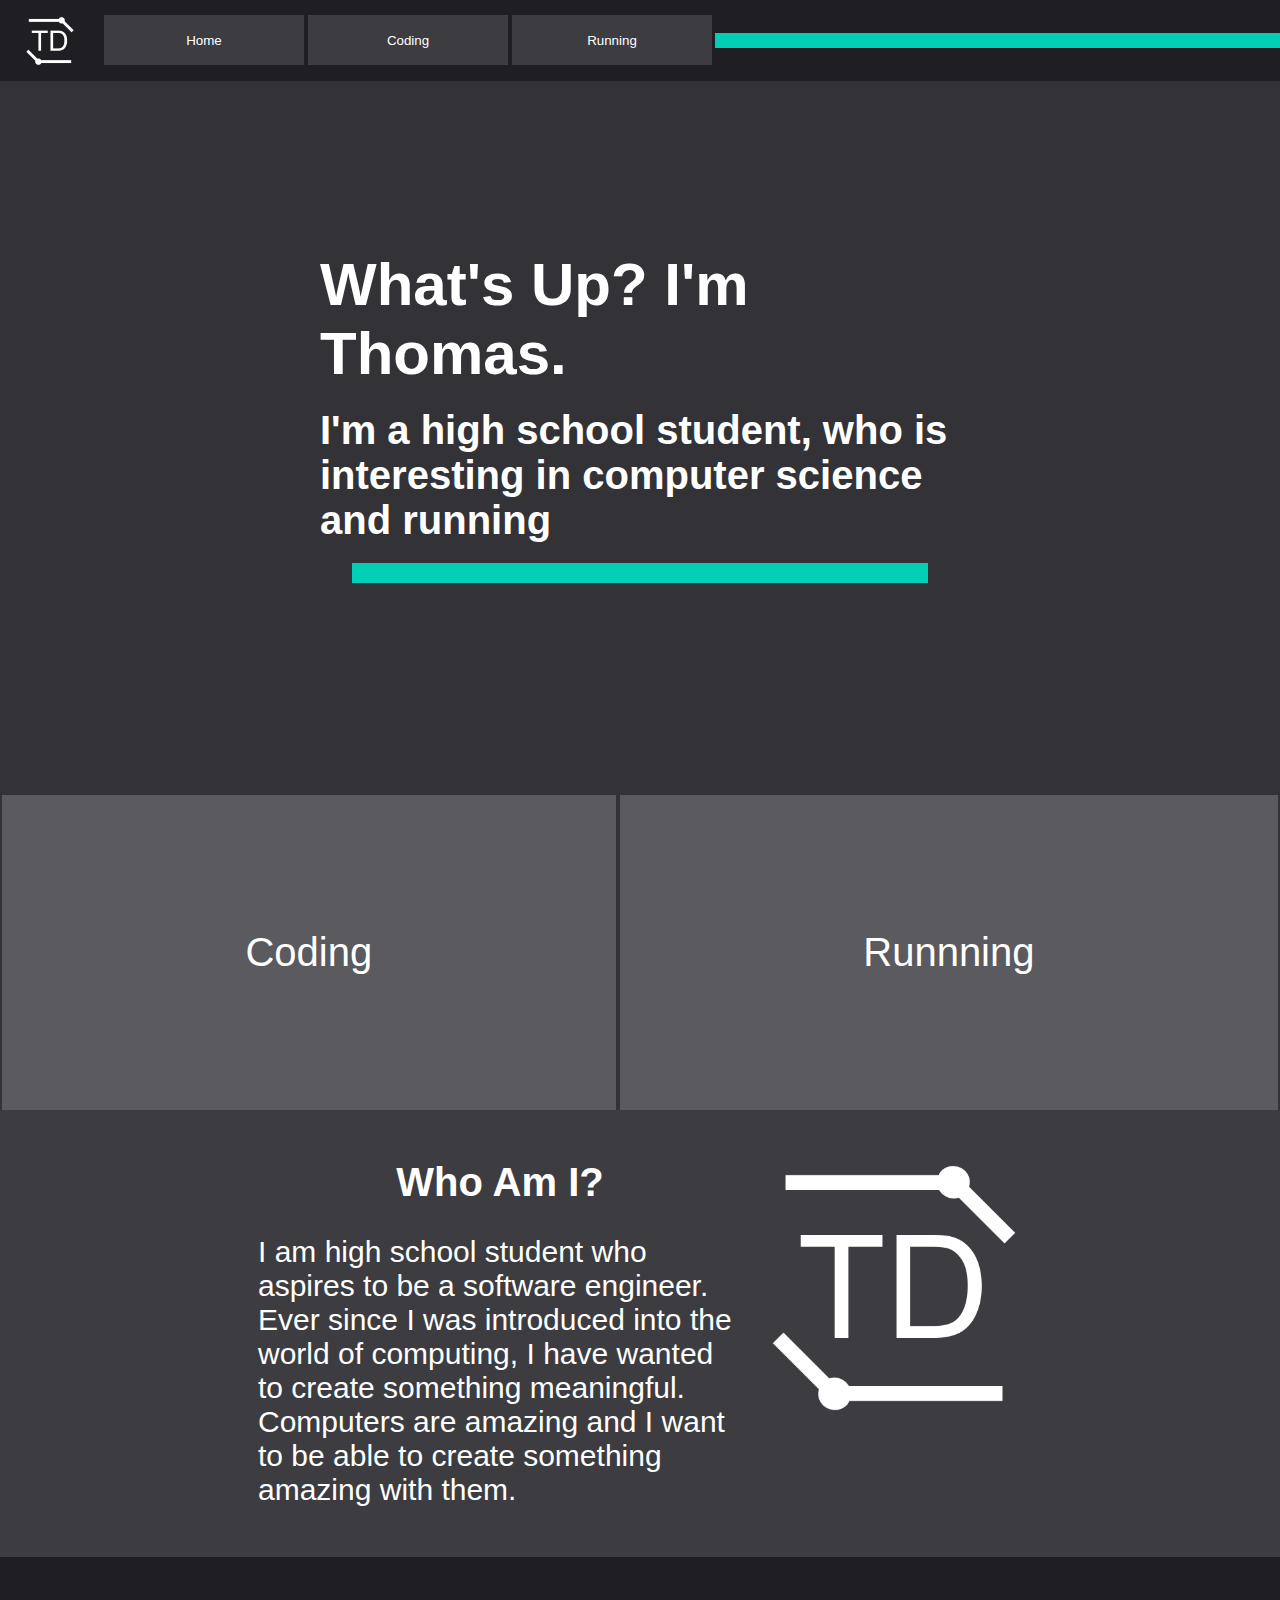
<file: PersonalWebsite/index.html>
<!DOCTYPE html>
<html>
    <head>
        <meta charset="UTF-8">
        <title>Thomas Damiani</title>
        <link rel="stylesheet" href="style.css">
    </head>

    <body id="body">
        <script src="script.js"></script>
        <div class="headerContainer">
            <span style="display: table-cell; min-width: 715px;">
                <img class="headerImage" src="img/Logo2.png">
                <button class="headerButton" onclick="changePage('index.html')">Home</button>
                <button class="headerButton" onclick="changePage('coding.html')">Coding</button>
                <button class="headerButton" onclick="changePage('running.html')">Running</button>    
            </span>
            <span style="display: table-cell; width: 100%;">
                <img src="img/blueBlock.png" id="headerLine">
            </span>
        </div>
        <div class="title">
            <h1 class="titleText big">What's Up? I'm Thomas.</h1>
            <h2 class="titleText small">I'm a high school student, who is interesting in computer science and running</h2>
            <img src="img/blueBlock.png" style="height: 20px; width: 45vw">
            <div class="links">
            </div>
        </div>
        <div id="gridDiv">
            <span class="gridContainer first">
                <button class="mainButton" onclick="changePage('coding.html')">Coding</button>
            </span>
            <span class="gridContainer second">
                <button class="mainButton" onclick="changePage('running.html')">Runnning</button>
            </span>
        </div>
        <div id="gridDiv" class="tile animated">
            <span class="gridContainer first">
                <h1 class="tileTitle">Who Am I?</h1>
                <p class="tileText">
                    I am high school student who aspires to be a software engineer. 
                    Ever since I was introduced into the world of computing, I have 
                    wanted to create something meaningful. Computers are amazing
                    and I want to be able to create something amazing with them.
                </p>    
            </span>
            <span  class="gridContainer second">
                <img src="img/Logo2.png" class="gridImage">
            </span>
        </div>
        <div class="footer">

        </div>
    </body>
</html>
</file>
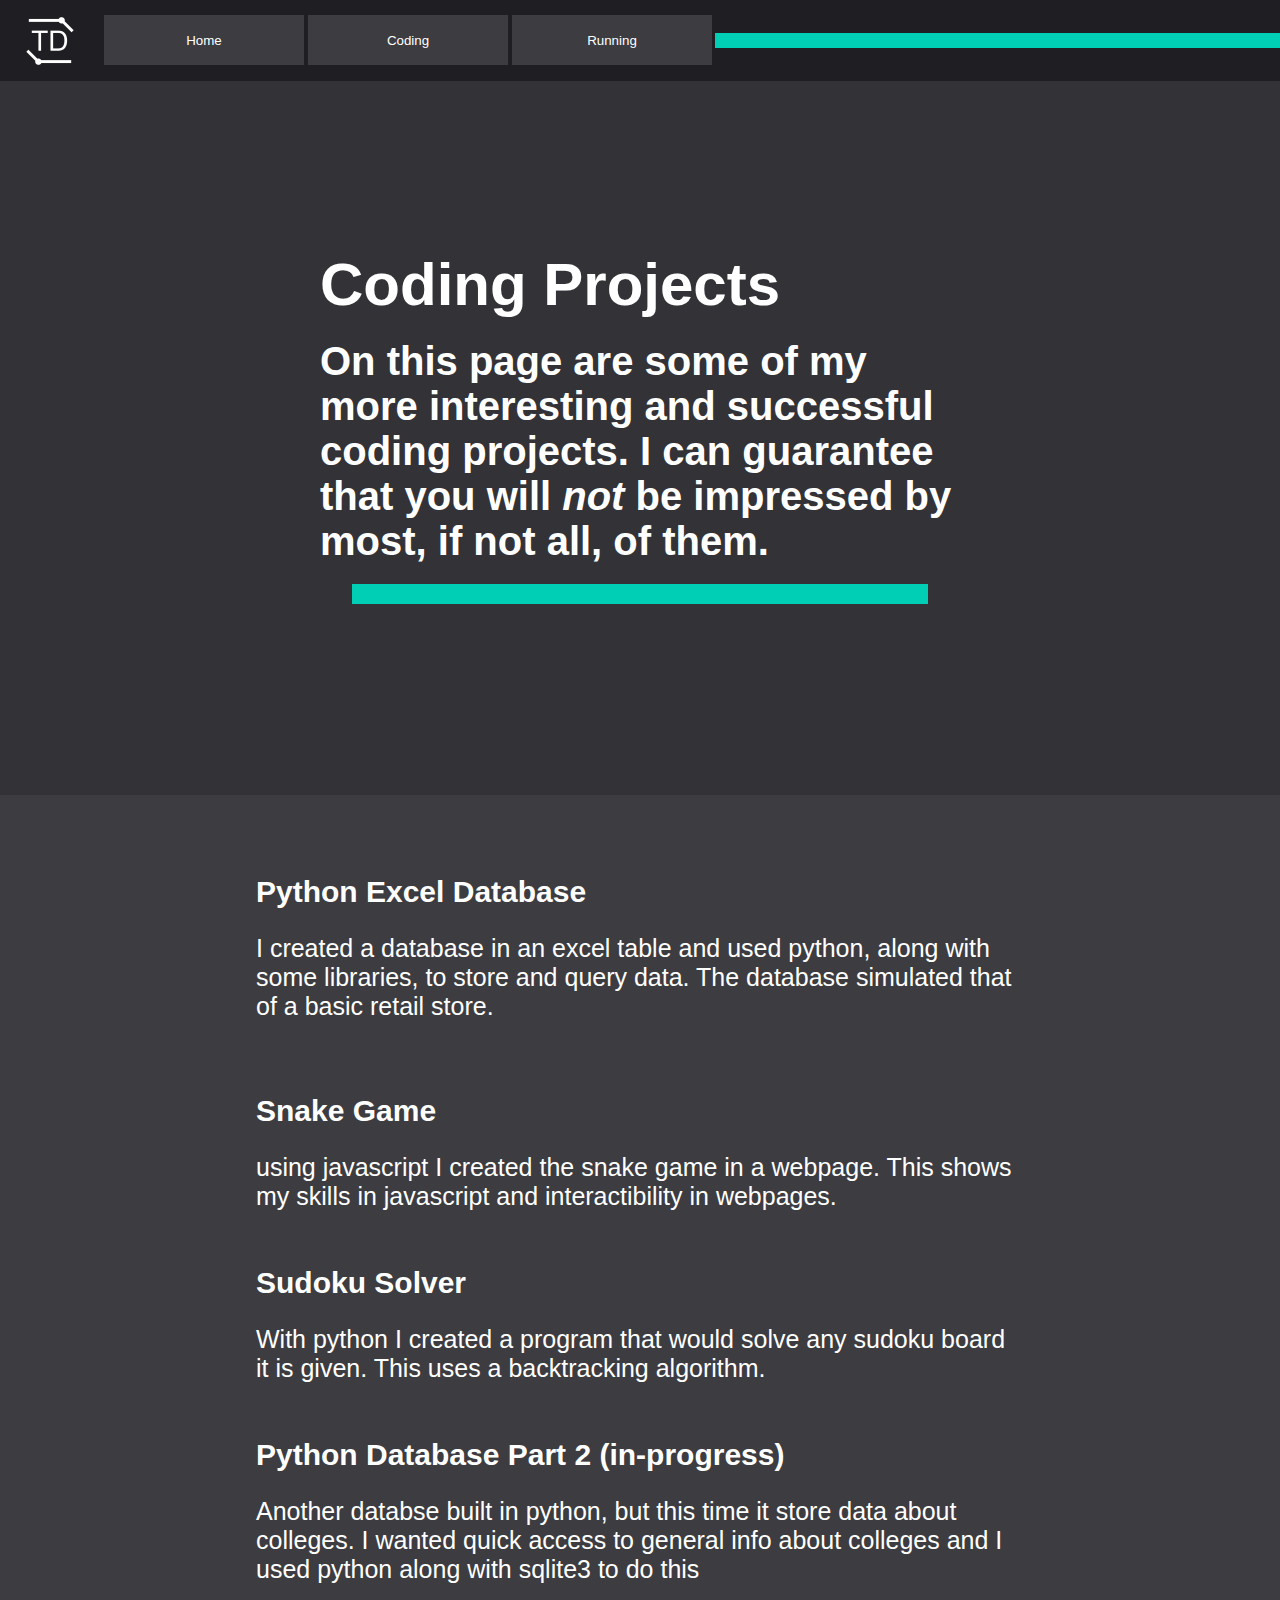
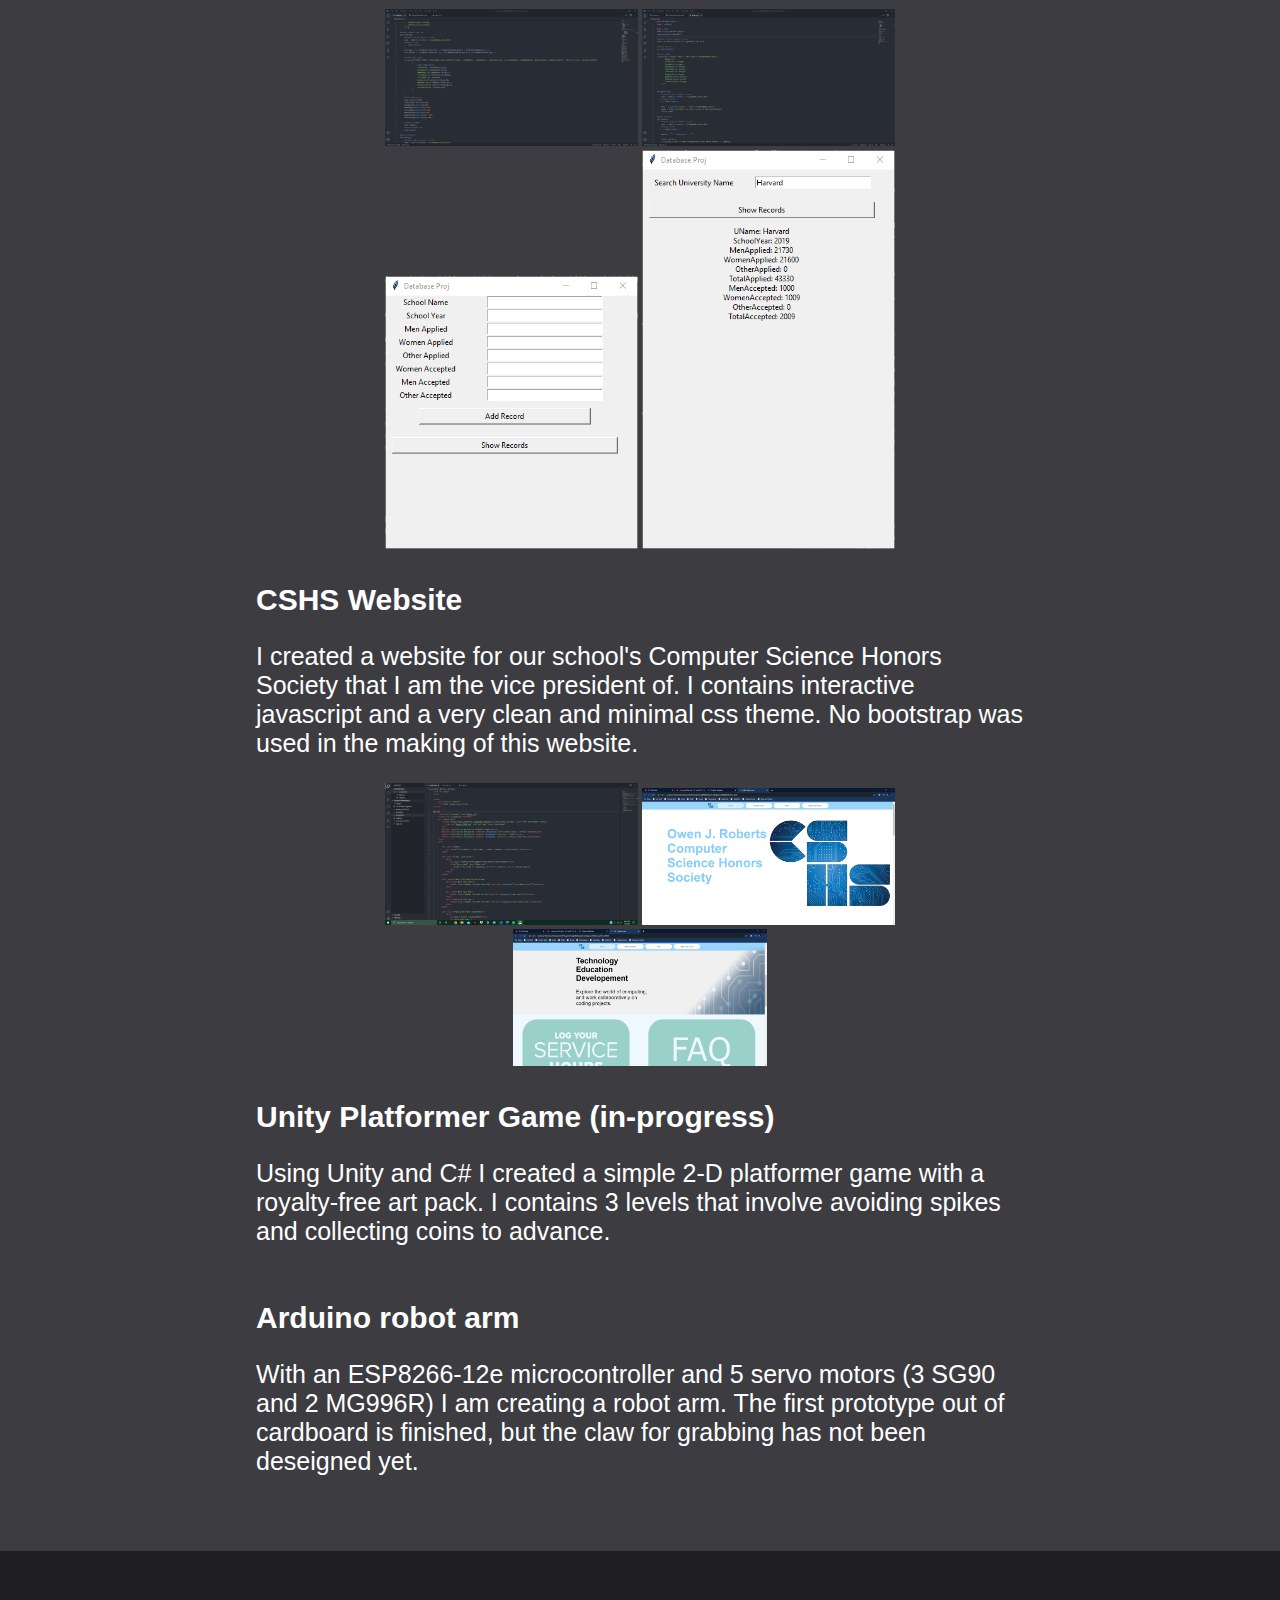
<file: PersonalWebsite/coding.html>
<!DOCTYPE html>
<html>

<head>
    <meta charset="UTF-8">
    <title>Thomas Damiani</title>
    <link rel="stylesheet" href="style.css">
</head>

<body id="body">
    <script src="script.js"></script>
    <div class="headerContainer">
        <span style="display: table-cell; min-width: 715px;">
                <img class="headerImage" src="img/Logo2.png">
                <button class="headerButton" onclick="changePage('index.html')">Home</button>
                <button class="headerButton" onclick="changePage('coding.html')">Coding</button>
                <button class="headerButton" onclick="changePage('running.html')">Running</button>    
            </span>
        <span style="display: table-cell; width: 100%;">
                <img src="img/blueBlock.png" id="headerLine">
            </span>
    </div>
    <div class="title">
        <h1 class="titleText big">Coding Projects</h1>
        <h2 class="titleText small">On this page are some of my more interesting and successful coding projects. I can guarantee that you will <i>not</i> be impressed by most, if not all, of them.</h2>
        <img src="img/blueBlock.png" style="height: 20px; width: 45vw">
        <div class="links">
        </div>
    </div>
    <div class="tile">
        <h1 class="tileText">Python Excel Database</h1>
        <p class="projectText"> I created a database in an excel table and used python, along with some libraries, to store and query data. The database simulated that of a basic retail store.</p>
        <div>
            <span><img></span>
            <span><img></span>
            <span><img></span>
        </div>
        <h1 class="tileText">Snake Game</h1>
        <p class="projectText">using javascript I created the snake game in a webpage. This shows my skills in javascript and interactibility in webpages.</p>
        <h1 class="tileText">Sudoku Solver</h1>
        <p class="projectText">With python I created a program that would solve any sudoku board it is given. This uses a backtracking algorithm.</p>
        <h1 class="tileText">Python Database Part 2 (in-progress)</h1>
        <p class="projectText">Another databse built in python, but this time it store data about colleges. I wanted quick access to general info about colleges and I used python along with sqlite3 to do this</p>
        <div>
            <span><img class="projectImage" src="img/DB2/InsertCode.png"></span>
            <span><img class="projectImage" src="img/DB2/QueryCode.png"></span>
            <span><img class="projectImage" src="img/DB2/insertGUI.png"></span>
            <span><img class="projectImage" src="img/DB2/QueryGUI.png"></span>
        </div>
        <h1 class="tileText">CSHS Website</h1>
        <p class="projectText">I created a website for our school's Computer Science Honors Society that I am the vice president of. I contains interactive javascript and a very clean and minimal css theme. No bootstrap was used in the making of this website.</p>
        <div>
            <span><img class="projectImage" src="img/CSHSWebsite/someHTML.png"></span>
            <span><img class="projectImage" src="img/CSHSWebsite/titlePage.png"></span>
            <span><img class="projectImage" src="img/CSHSWebsite/headings.png"></span>
        </div>
        <h1 class="tileText">Unity Platformer Game (in-progress)</h1>
        <p class="projectText">Using Unity and C# I created a simple 2-D platformer game with a royalty-free art pack. I contains 3 levels that involve avoiding spikes and collecting coins to advance.</p>
        <h1 class="tileText">Arduino robot arm</h1>
        <p class="projectText">With an ESP8266-12e microcontroller and 5 servo motors (3 SG90 and 2 MG996R) I am creating a robot arm. The first prototype out of cardboard is finished, but the claw for grabbing has not been deseigned yet.</p>
    </div>
    <div class="footer">

    </div>
</body>

</html>
</file>
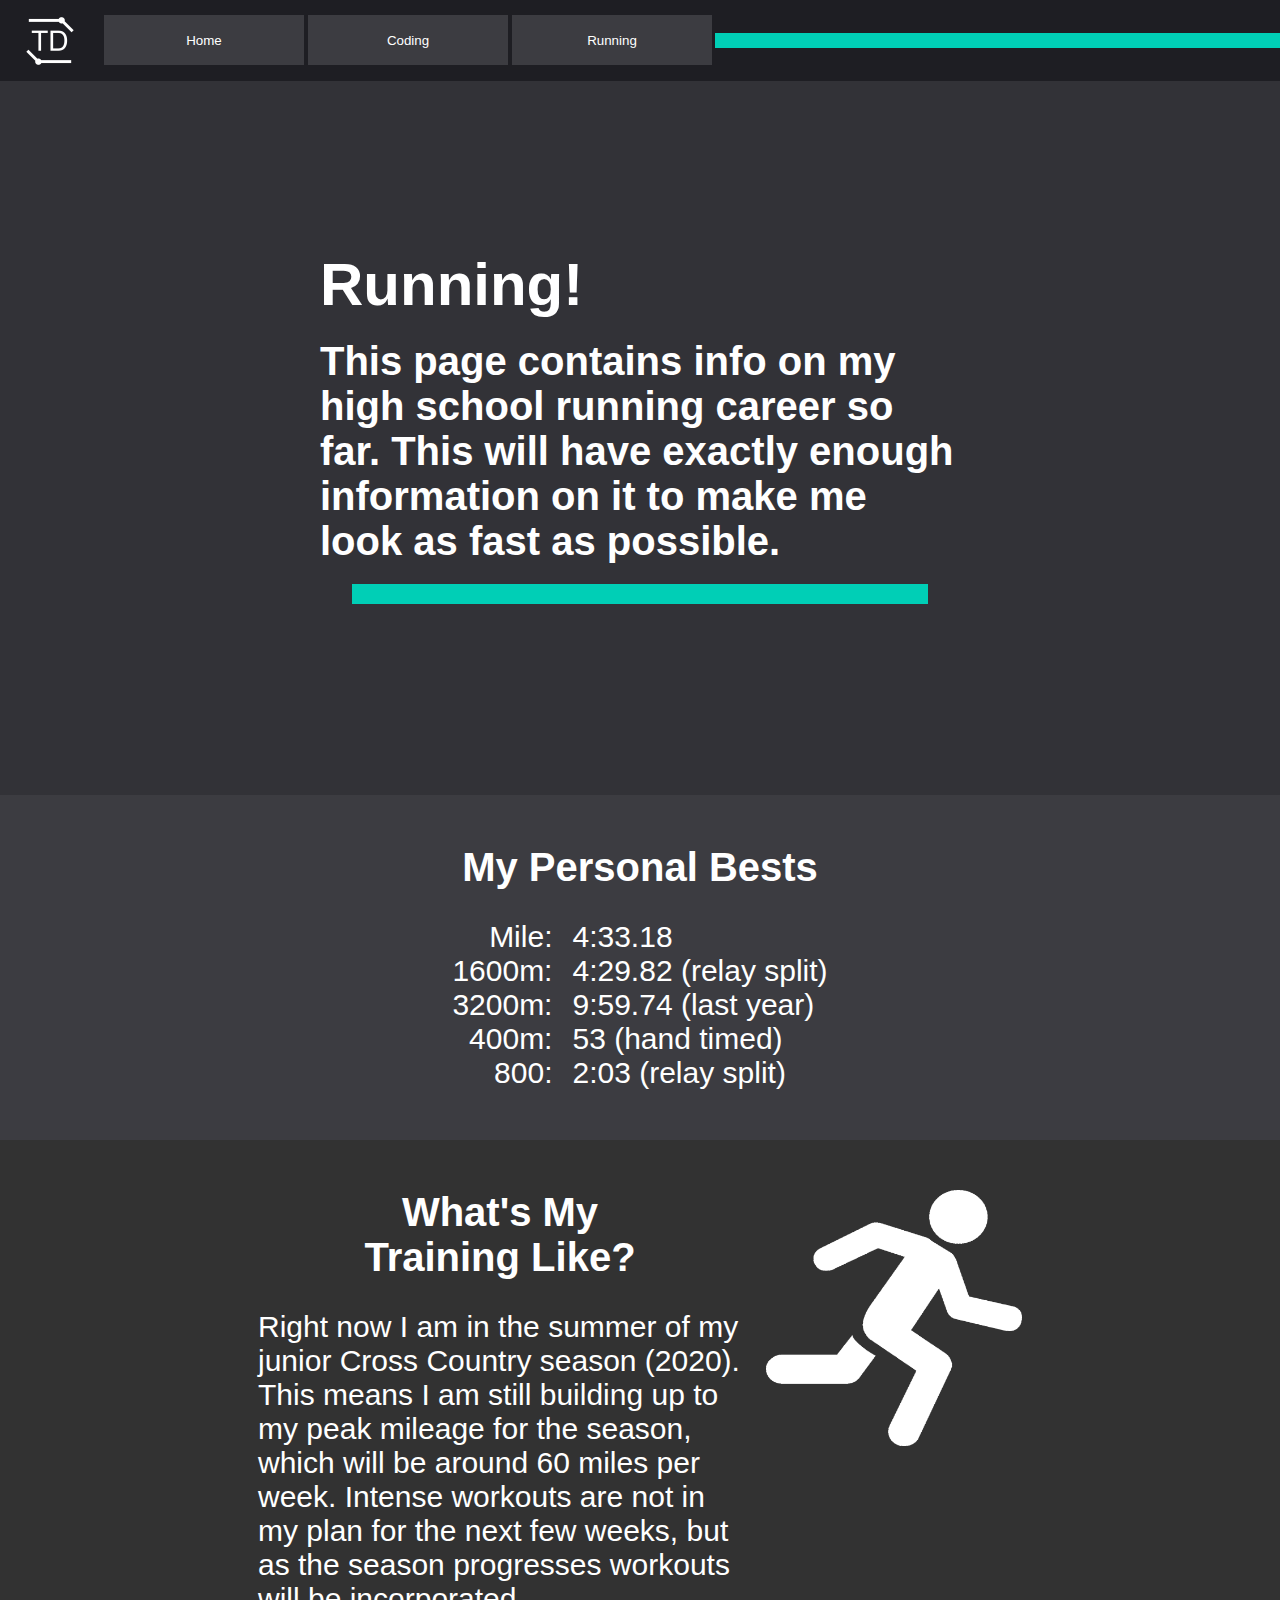
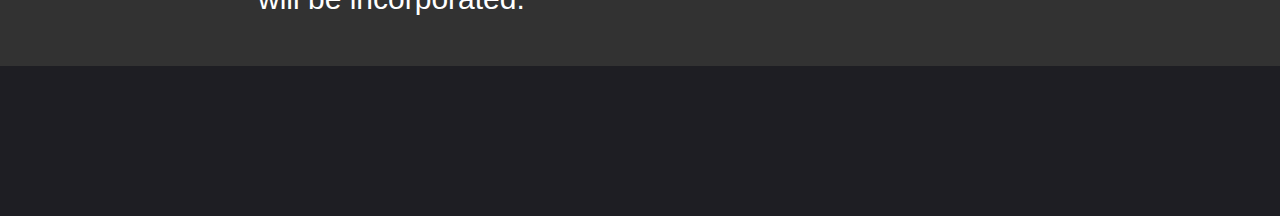
<file: PersonalWebsite/running.html>
<!DOCTYPE html>
<html>
    <head>
        <meta charset="UTF-8">
        <title>Thomas Damiani</title>
        <link rel="stylesheet" href="style.css">
    </head>

    <body id="body">
        <script src="script.js"></script>
        <div class="headerContainer">
            <span style="display: table-cell; min-width: 715px;">
                <img class="headerImage" src="img/Logo2.png">
                <button class="headerButton" onclick="changePage('index.html')">Home</button>
                <button class="headerButton" onclick="changePage('coding.html')">Coding</button>
                <button class="headerButton" onclick="changePage('running.html')">Running</button>    
            </span>
            <span style="display: table-cell; width: 100%;">
                <img src="img/blueBlock.png" id="headerLine">
            </span>
        </div>
        <div class="title">
            <h1 class="titleText big">Running!</h1>
            <h2 class="titleText small">This page contains info on my 
                high school running career so far. This will have exactly enough
                information on it to make me look as fast as possible.</h2>
            <img src="img/blueBlock.png" style="height: 20px; width: 45vw">
        </div>
        <div class="tile animated">
            <h1 class="tileTitle">My Personal Bests</h1>
            <div style="display: grid; grid-template-columns: auto auto; text-align: center;">
                <p class="tileText times" style="text-align: right;">Mile:<br>1600m:<br>3200m:<br>400m:<br>800:</p>
                <p class="tileText times" style="text-align: left;">4:33.18<br>4:29.82 (relay split)<br>9:59.74 (last year)<br>53 (hand timed)<br>2:03 (relay split)</p>
            </div>
        </div>
        <div id="gridDiv" class="tile" style="background-color: rgb(50,50,50);">
            <span class="gridContainer first">
                <h1 class="tileTitle">What's My Training Like?</h1>
                <p class="tileText">
                    Right now I am in the summer of my junior Cross Country season (2020). This means I am still
                    building up to my peak mileage for the season, which will be around 60 miles per week.
                    Intense workouts are not in my plan for the next few weeks, but as the season progresses
                    workouts will be incorporated.
    
                </p>    
            </span>
            <span class="gridContainer second">
                <img src="img/runnner.png" class="gridImage">
            </span>
        </div>
        <div class="footer">
            
        </div>
    </body>
</html>
</file>
<file: PersonalWebsite/style.css>
#body {
    margin: 0;
    padding: 0;
    background-color: rgb(50, 50, 55);
}

.tile {
    background-color: rgb(60, 60, 65);
    text-align: center;
    padding-top: 50px;
    padding-left: 20vw;
    padding-right: 20vw;
    padding-bottom: 50px;
    transition-duration: 0.3s;
}

.animated:hover {
    background-color: rgb(0, 207, 182);
}

.footer {
    background-color: rgb(30, 30, 35);
    height: 150px;
}


/*Things to do with the header*/

.headerContainer {
    background-color: rgb(30, 30, 35);
    padding-top: 15px;
    padding-bottom: 15px;
    position: fixed;
    width: 100%;
    text-align: left;
    top: 0;
}

.headerButton {
    background-color: rgb(60, 60, 65);
    color: white;
    border: 0;
    width: 200px;
    height: 50px;
    transition-duration: 0.3s;
}

.headerButton:hover {
    background-color: rgb(0, 207, 182);
    color: black;
}

.headerImage {
    width: 50px;
    height: 50px;
    vertical-align: middle;
    padding-right: 25px;
    padding-left: 25px;
}

#headerLine {
    height: 15px;
    width: 100%;
    vertical-align: middle;
    overflow: hidden;
}


/*Things to do with the title*/

.title {
    text-align: center;
    padding-top: 250px;
    padding-left: 25vw;
    padding-right: 25vw;
    min-height: 55vh;
    padding-bottom: 50px;
}

.titleText {
    text-align: left;
    color: white;
    margin: 0;
    font-family: Arial, Helvetica, sans-serif;
    padding-bottom: 20px;
}

.big {
    font-size: 60px;
}

.small {
    font-size: 40px;
}


/*Things to do with the generic tiles*/

.tileTitle {
    color: white;
    margin: 0;
    font-family: Arial, Helvetica, sans-serif;
    padding-left: 5vw;
    padding-right: 5vw;
    font-size: 40px;
}

.tileText {
    padding-top: 30px;
    color: white;
    margin: 0;
    font-family: Arial, Helvetica, sans-serif;
    text-align: left;
    font-size: 30px;
    vertical-align: middle;
}

.static {
    width: 500px;
}


/*things to do with running page tiles*/

.times {
    width: auto;
    text-align: center;
    border-color: black;
    border-style: solid;
    border: 2px;
    padding-left: 10px;
    padding-right: 10px;
}


/*Things to do with home page tiles*/

.bioImage {
    width: 100%;
    height: 100%;
    vertical-align: middle;
}

.mainButton {
    width: 100%;
    height: 100%;
    background-color: rgb(90, 90, 95);
    border: 0;
    transition-duration: 0.3s;
    color: white;
    font-family: Arial, Helvetica, sans-serif;
    font-size: 40px;
}

.mainButton:hover {
    background-color: rgb(255, 255, 255);
    color: black;
}


/*Things to do with grid layout*/

#gridDiv {
    text-align: center;
    display: grid;
    grid-template-areas: 'tile1 tile2';
}

.gridContainer {
    display: grid;
    min-height: 35vh;
    padding-left: 2px;
    padding-right: 2px;
}

.gridImage {
    width: 20vw;
    height: 20vw;
    vertical-align: middle;
    padding-left: 20px;
}

.first {
    grid-area: tile1;
}

.second {
    grid-area: tile2;
}


/*Code Page things*/

.projectText {
    font-family: Arial, Helvetica, sans-serif;
    font-size: 25px;
    color: white;
    text-align: left;
}

.projectImage {
    width: 33%;
    height: 33%;
}
</file>
